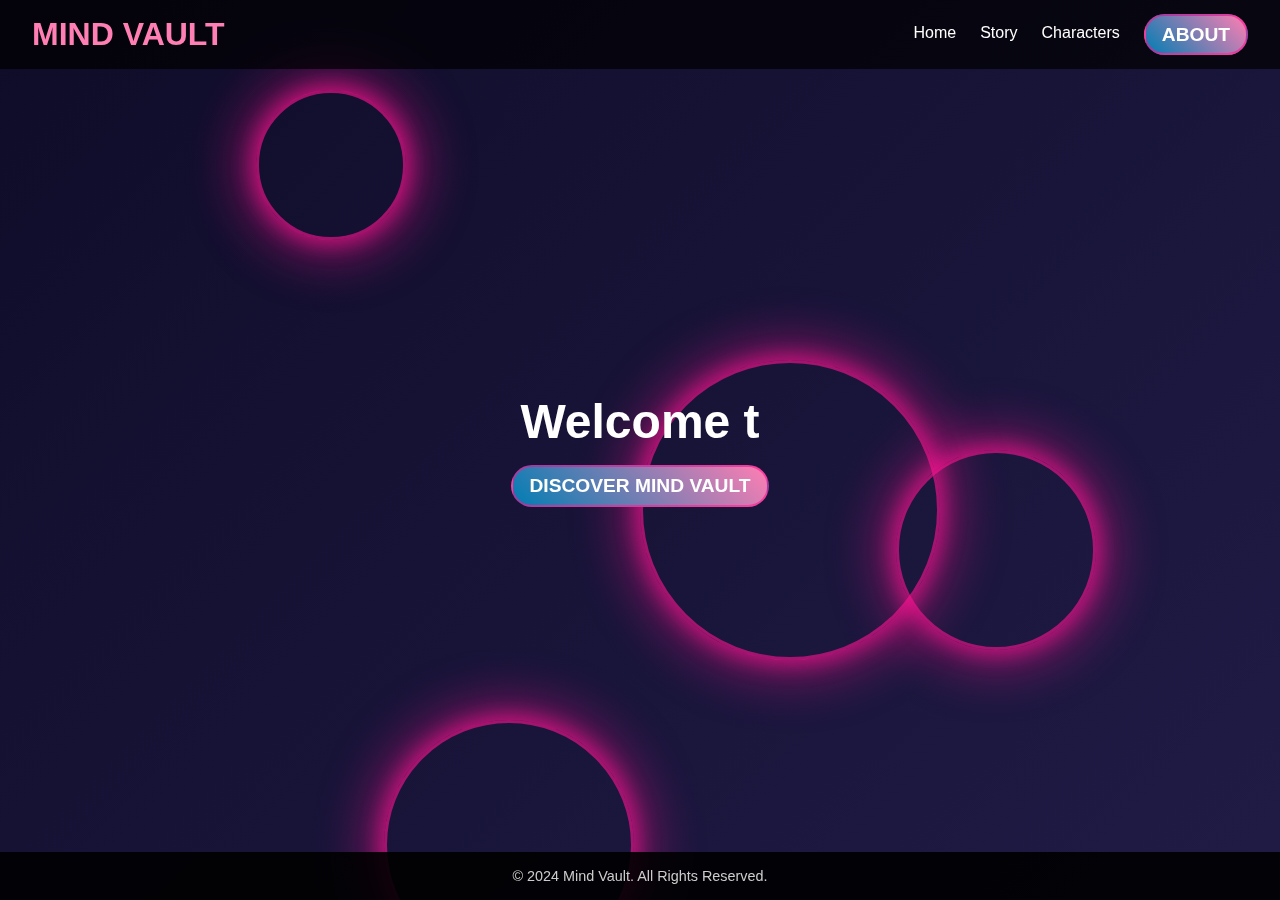
<file: index.html>
<!DOCTYPE html>
<html lang="en">
<head>
  <meta charset="UTF-8">
  <meta name="viewport" content="width=device-width, initial-scale=1.0">
  <title>Mind Vault</title>
  <link rel="stylesheet" href="style.css">
</head>
<body>
  <div class="background-neon">
    <div class="neon-circle neon-1"></div>
    <div class="neon-circle neon-2"></div>
    <div class="neon-circle neon-3"></div>
    <div class="neon-circle neon-4"></div>
  </div>
    <!-- Navigation Bar -->
    <header>
      <div class="logo">MIND VAULT</div>
      <nav>
        <ul>
          <li><a href="#home">Home</a></li>
          <li><a onclick="window.location.href='story/story.html'" href="#story" >Story</a></li>
          <li><a href="characters/characters.html">Characters</a></li>
          <li><a href="about.html" class="about-button">About</a></li>
        </ul>
      </nav>
    </header>

    <section id="home" class="hero">
      <div class="hero-content">
        <h1 id="typewriter">Welcome to the Future</h1>
        <button class="about-button" onclick="window.location.href='./story/story.html'">Discover Mind Vault</button>
      </div>
    </section>

    <!-- Footer -->
    <footer>
      <p>&copy; 2024 Mind Vault. All Rights Reserved.</p>
    </footer>
  </div>

  <script src="script.js"></script>
</body>
</html>
</file>
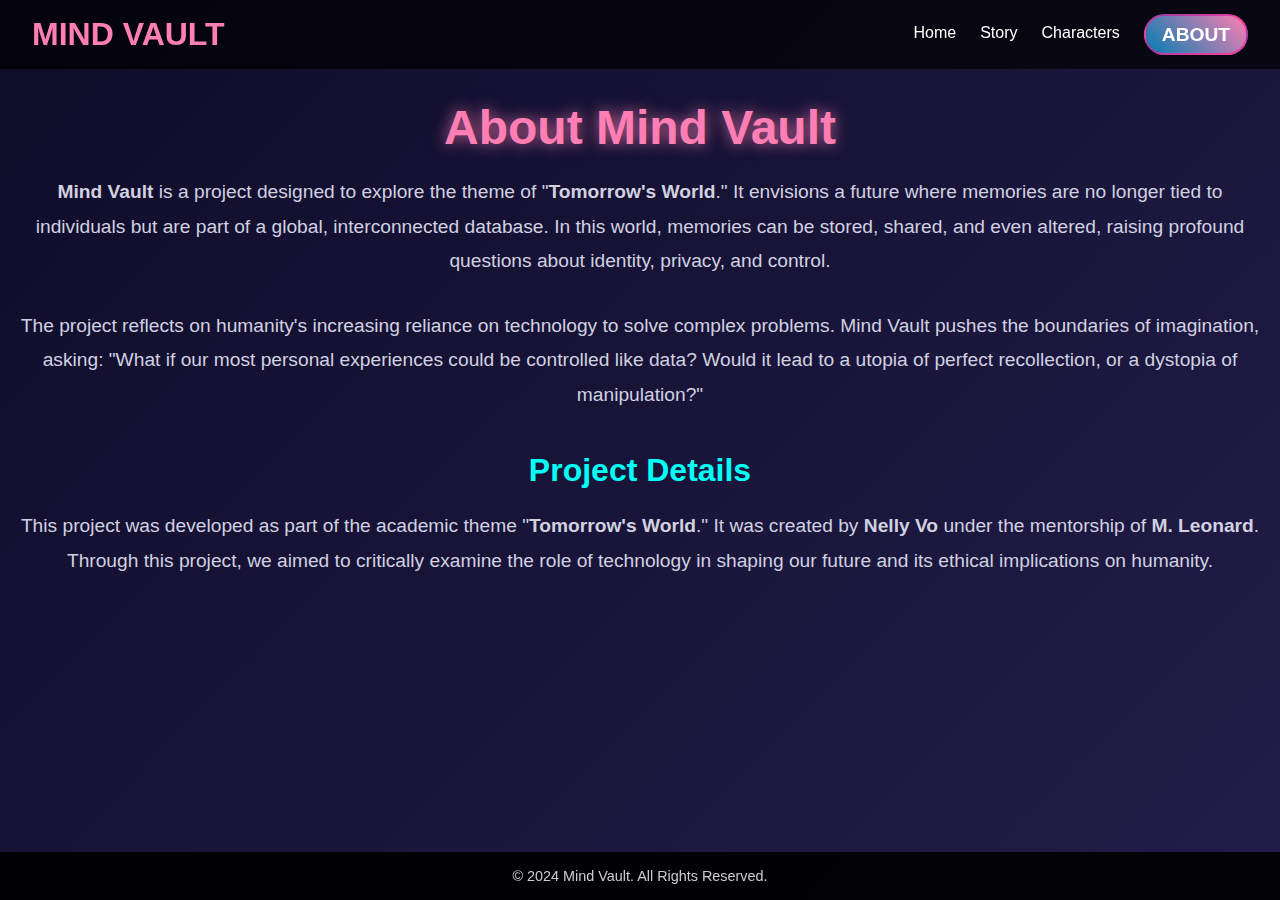
<file: about.html>
<!DOCTYPE html>
<html lang="en">
<head>
  <meta charset="UTF-8">
  <meta name="viewport" content="width=device-width, initial-scale=1.0">
  <title>About - Mind Vault</title>
  <link rel="stylesheet" href="../style.css">
  <style>
    .about-container {
      padding: 100px 20px; /* Pour espacer sous la barre de navigation */
      text-align: center;
    }

    .about-content h1 {
      font-size: 3rem;
      color: #ff7eb3; /* Rose futuriste */
      margin-bottom: 20px;
      text-shadow: 0 0 15px rgba(255, 126, 179, 0.8);
    }

    .about-content p {
      font-size: 1.2rem;
      line-height: 1.8;
      color: #d1d1e0; /* Couleur plus douce pour le texte */
      margin-bottom: 30px;
    }

    .about-content h2 {
      font-size: 2rem;
      color: #00fff6; /* Bleu futuriste */
      margin-top: 40px;
      margin-bottom: 20px;
    }

    footer {
      margin-top: 50px;
    }
  </style>
</head>
<body>
  <header>
    <div class="logo">MIND VAULT</div>
    <nav>
      <ul>
        <li><a href="../index.html">Home</a></li>
        <li><a href="../story/story.html">Story</a></li>
        <li><a href="../characters/characters.html">Characters</a></li>
        <li><a href="#" class="about-button">About</a></li>
      </ul>
    </nav>
  </header>

  <main class="about-container">
    <section class="about-content">
      <h1>About Mind Vault</h1>
      <p>
        <strong>Mind Vault</strong> is a project designed to explore the theme of "<strong>Tomorrow's World</strong>." It envisions a future where memories are no longer tied to individuals but are part of a global, interconnected database. In this world, memories can be stored, shared, and even altered, raising profound questions about identity, privacy, and control.
      </p>

      <p>
        The project reflects on humanity's increasing reliance on technology to solve complex problems. Mind Vault pushes the boundaries of imagination, asking: "What if our most personal experiences could be controlled like data? Would it lead to a utopia of perfect recollection, or a dystopia of manipulation?"
      </p>

      <h2>Project Details</h2>
      <p>
        This project was developed as part of the academic theme "<strong>Tomorrow's World</strong>." It was created by <strong>Nelly Vo</strong> under the mentorship of <strong>M. Leonard</strong>. Through this project, we aimed to critically examine the role of technology in shaping our future and its ethical implications on humanity.
      </p>
    </section>
  </main>

  <footer>
    <p>&copy; 2024 Mind Vault. All Rights Reserved.</p>
  </footer>
</body>
</html>
</file>
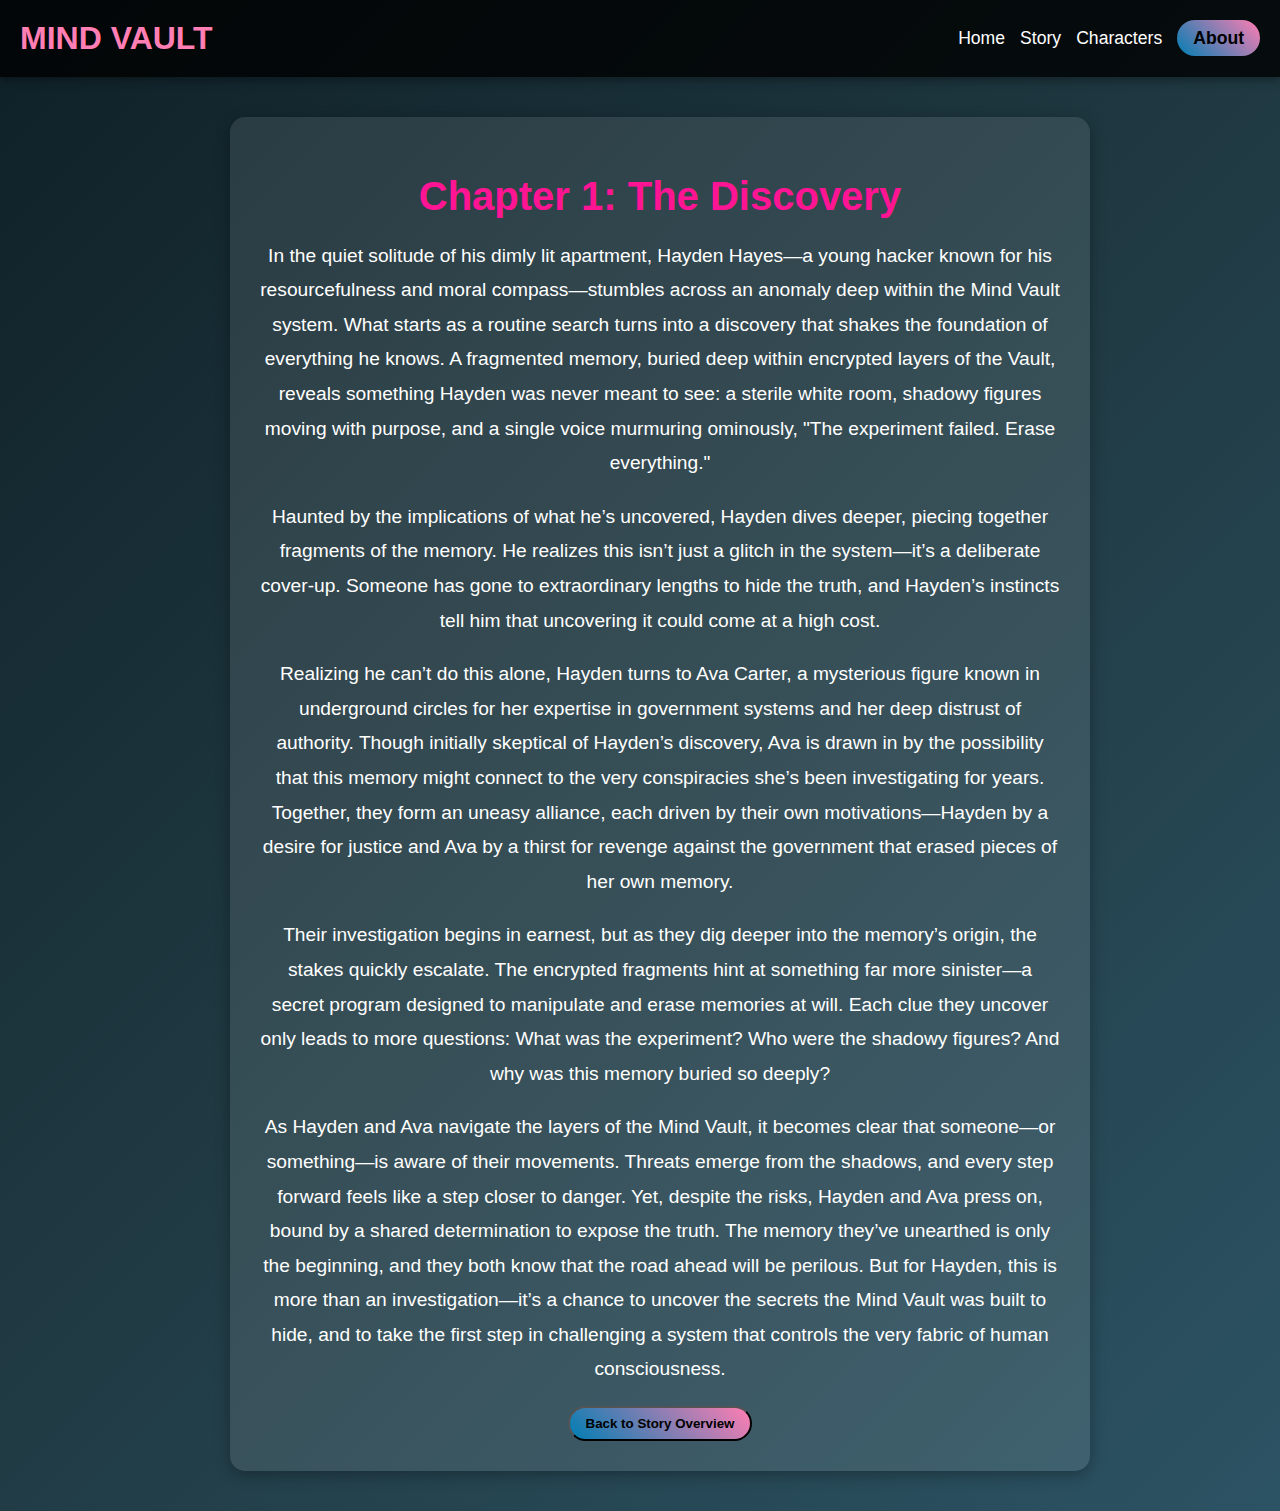
<file: chapters/chapter1.html>
<!DOCTYPE html>
<html lang="en">
<head>
    <meta charset="UTF-8">
    <meta name="viewport" content="width=device-width, initial-scale=1.0">
    <link rel="stylesheet" href="style_chapter.css">
    <title>Chapter 1: The Discovery</title>
</head>
<body>
    <header>
        <div class="logo">MIND VAULT</div>
        <nav>
            <ul>
                <li><a href="../index.html">Home</a></li>
                <li><a href="../story/story.html">Story</a></li>
                <li><a href="../characters/characters.html">Characters</a></li>
                <li><a href="../about.html" class="about-button">About</a></li>
            </ul>
        </nav>
    </header>
    <main>
        <section id="chapter-summary">
            <h1>Chapter 1: The Discovery</h1>
            <p>
                In the quiet solitude of his dimly lit apartment, Hayden Hayes—a young hacker known for his resourcefulness and moral compass—stumbles across an anomaly deep within the Mind Vault system. What starts as a routine search turns into a discovery that shakes the foundation of everything he knows. A fragmented memory, buried deep within encrypted layers of the Vault, reveals something Hayden was never meant to see: a sterile white room, shadowy figures moving with purpose, and a single voice murmuring ominously, "The experiment failed. Erase everything." 
            </p>
            <p>
                Haunted by the implications of what he’s uncovered, Hayden dives deeper, piecing together fragments of the memory. He realizes this isn’t just a glitch in the system—it’s a deliberate cover-up. Someone has gone to extraordinary lengths to hide the truth, and Hayden’s instincts tell him that uncovering it could come at a high cost.
            </p>
            <p>
                Realizing he can’t do this alone, Hayden turns to Ava Carter, a mysterious figure known in underground circles for her expertise in government systems and her deep distrust of authority. Though initially skeptical of Hayden’s discovery, Ava is drawn in by the possibility that this memory might connect to the very conspiracies she’s been investigating for years. Together, they form an uneasy alliance, each driven by their own motivations—Hayden by a desire for justice and Ava by a thirst for revenge against the government that erased pieces of her own memory.
            </p>
            <p>
                Their investigation begins in earnest, but as they dig deeper into the memory’s origin, the stakes quickly escalate. The encrypted fragments hint at something far more sinister—a secret program designed to manipulate and erase memories at will. Each clue they uncover only leads to more questions: What was the experiment? Who were the shadowy figures? And why was this memory buried so deeply?  
            </p>
            <p>
                As Hayden and Ava navigate the layers of the Mind Vault, it becomes clear that someone—or something—is aware of their movements. Threats emerge from the shadows, and every step forward feels like a step closer to danger. Yet, despite the risks, Hayden and Ava press on, bound by a shared determination to expose the truth. The memory they’ve unearthed is only the beginning, and they both know that the road ahead will be perilous. But for Hayden, this is more than an investigation—it’s a chance to uncover the secrets the Mind Vault was built to hide, and to take the first step in challenging a system that controls the very fabric of human consciousness.
            </p>
            <button class="about-button" onclick="window.location.href='../story/story.html'">Back to Story Overview</button>
        </section>
    </main>
</body>
</html>
</file>
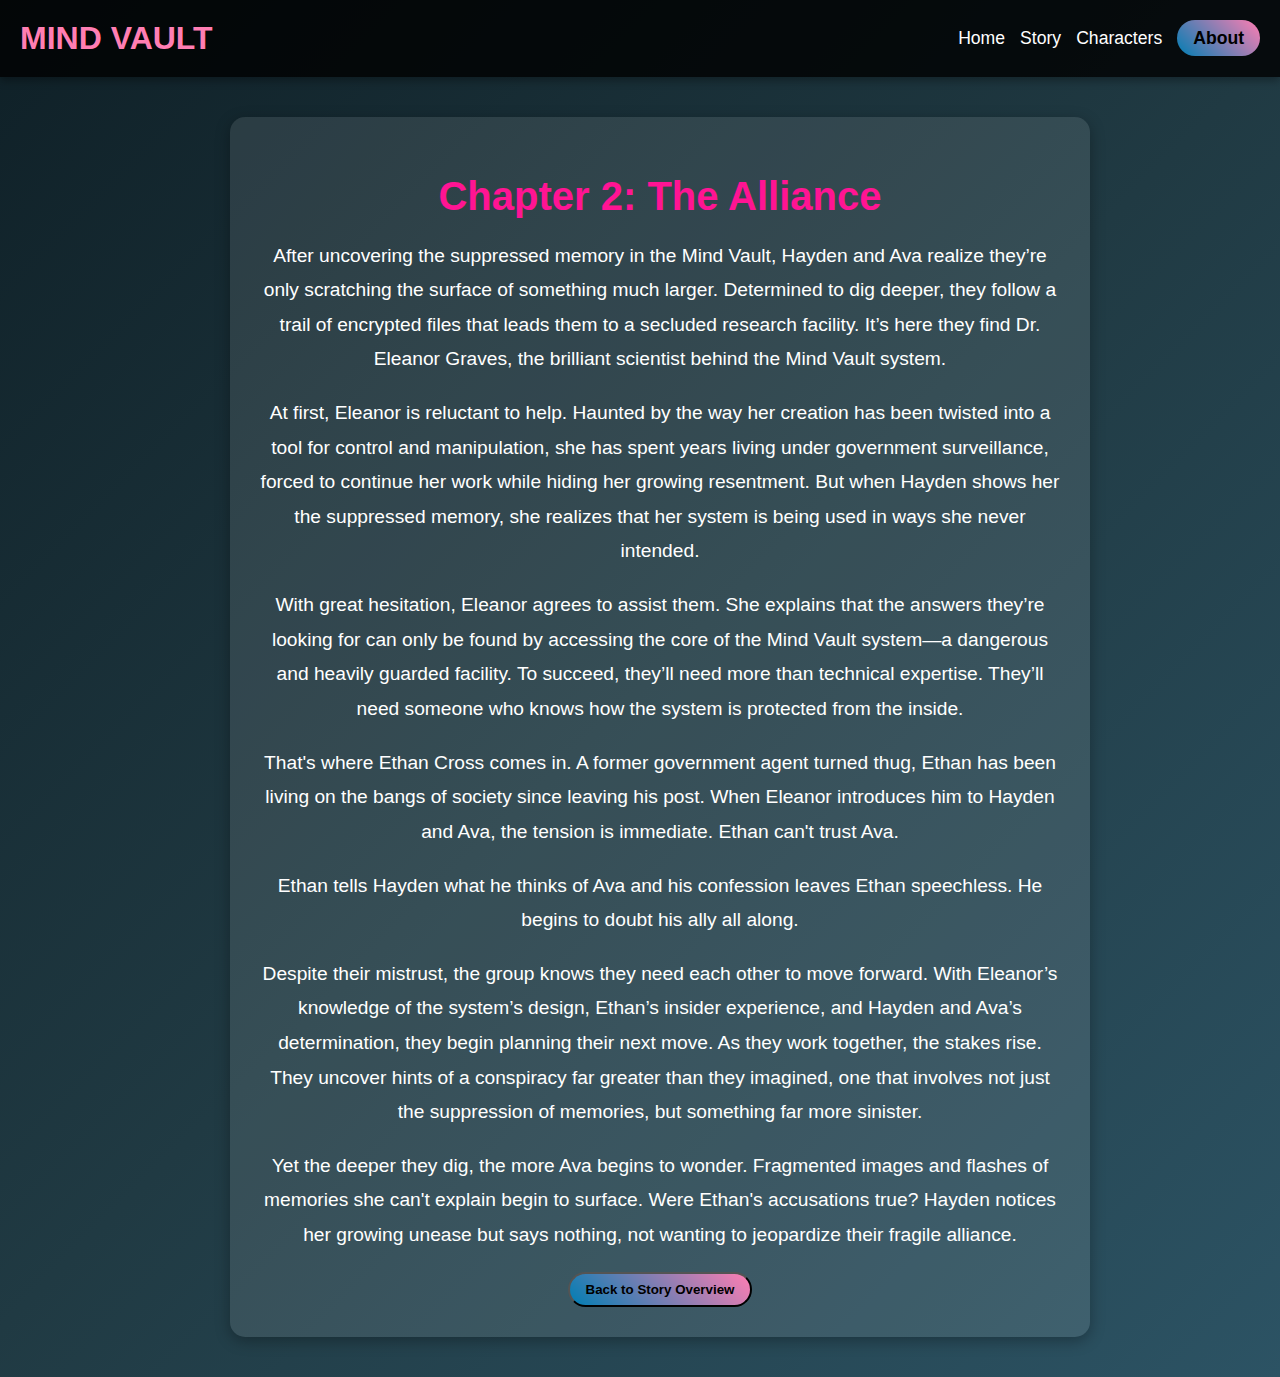
<file: chapters/chapter2.html>
<!DOCTYPE html>
<html lang="en">
<head>
    <meta charset="UTF-8">
    <meta name="viewport" content="width=device-width, initial-scale=1.0">
    <link rel="stylesheet" href="style_chapter.css">
    <title>Chapter 2: The Alliance</title>
</head>
<body>
    <header>
        <div class="logo">MIND VAULT</div>
        <nav>
            <ul>
                <li><a href="../index.html">Home</a></li>
                <li><a href="../story/story.html">Story</a></li>
                <li><a href="../characters/characters.html">Characters</a></li>
                <li><a href="../about.html" class="about-button">About</a></li>
            </ul>
        </nav>
    </header>
    <main>
        <section id="chapter-summary">
            <h1>Chapter 2: The Alliance</h1>
            <p>
                After uncovering the suppressed memory in the Mind Vault, Hayden and Ava realize they’re only scratching the surface of something much larger. Determined to dig deeper, they follow a trail of encrypted files that leads them to a secluded research facility. It’s here they find Dr. Eleanor Graves, the brilliant scientist behind the Mind Vault system.  
            </p>
            <p>
                At first, Eleanor is reluctant to help. Haunted by the way her creation has been twisted into a tool for control and manipulation, she has spent years living under government surveillance, forced to continue her work while hiding her growing resentment. But when Hayden shows her the suppressed memory, she realizes that her system is being used in ways she never intended.  
            </p>
            <p>
                With great hesitation, Eleanor agrees to assist them. She explains that the answers they’re looking for can only be found by accessing the core of the Mind Vault system—a dangerous and heavily guarded facility. To succeed, they’ll need more than technical expertise. They’ll need someone who knows how the system is protected from the inside.  
            </p>
            <p>
                That's where Ethan Cross comes in. A former government agent turned thug, Ethan has been living on the bangs of society since leaving his post. When Eleanor introduces him to Hayden and Ava, the tension is immediate. Ethan can't trust Ava.
            </p>
            <p>
                Ethan tells Hayden what he thinks of Ava and his confession leaves Ethan speechless. He begins to doubt his ally all along. 
            </p>
            <p>
                Despite their mistrust, the group knows they need each other to move forward. With Eleanor’s knowledge of the system’s design, Ethan’s insider experience, and Hayden and Ava’s determination, they begin planning their next move. As they work together, the stakes rise. They uncover hints of a conspiracy far greater than they imagined, one that involves not just the suppression of memories, but something far more sinister.  
            </p>
            <p>
                Yet the deeper they dig, the more Ava begins to wonder. Fragmented images and flashes of memories she can't explain begin to surface. Were Ethan's accusations true? Hayden notices her growing unease but says nothing, not wanting to jeopardize their fragile alliance.
             </p>
            <button class="about-button" onclick="window.location.href='../story/story.html'">Back to Story Overview</button>
        </section>
    </main>
</body>
</html>
</file>
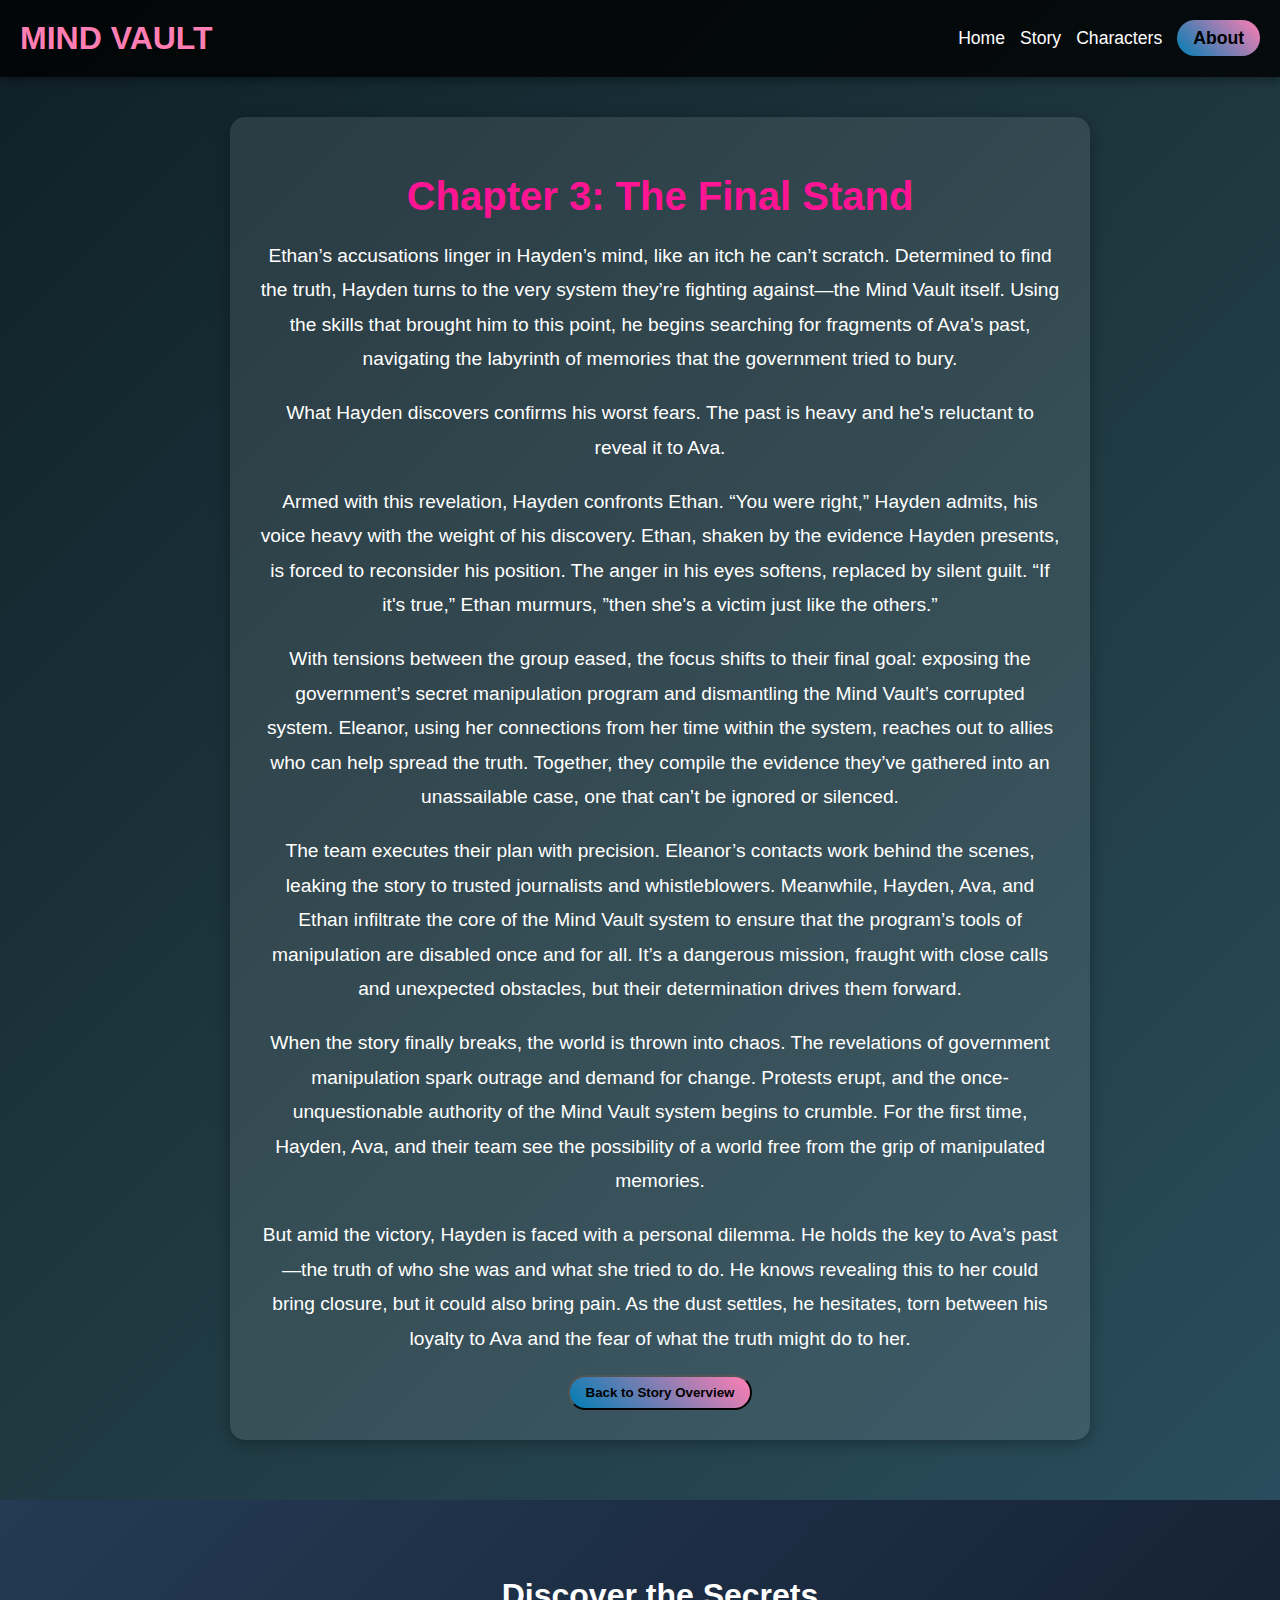
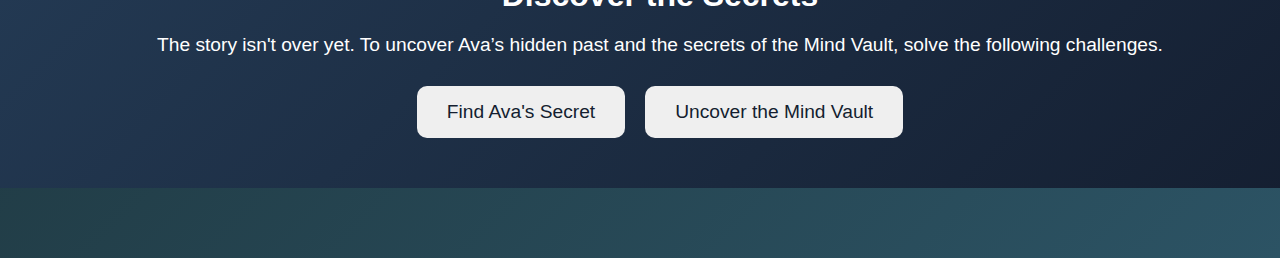
<file: chapters/chapter3.html>
<!DOCTYPE html>
<html lang="en">
<head>
    <meta charset="UTF-8">
    <meta name="viewport" content="width=device-width, initial-scale=1.0">
    <link rel="stylesheet" href="style_chapter.css">
    <title>Chapter 3: The Final Stand</title>
</head>
<body>
    <header>
        <div class="logo">MIND VAULT</div>
        <nav>
            <ul>
                <li><a href="../index.html">Home</a></li>
                <li><a href="../story/story.html">Story</a></li>
                <li><a href="../characters/characters.html">Characters</a></li>
                <li><a href="../about.html" class="about-button">About</a></li>
            </ul>
        </nav>
    </header>
    <main>
        <section id="chapter-summary">
            <h1>Chapter 3: The Final Stand</h1>
            <p>
                Ethan’s accusations linger in Hayden’s mind, like an itch he can’t scratch. 
                Determined to find the truth, Hayden turns to the very system they’re fighting against—the Mind Vault itself. Using the skills that brought him to this point, he begins searching for fragments of Ava’s past, navigating the labyrinth of memories that the government tried to bury.
            </p>
            <p>
                What Hayden discovers confirms his worst fears. The past is heavy and he's reluctant to reveal it to Ava.            </p>
            <p>
                Armed with this revelation, Hayden confronts Ethan. “You were right,” Hayden admits, his voice heavy with the weight of his discovery. Ethan, shaken by the evidence Hayden presents, is forced to reconsider his position. The anger in his eyes softens, replaced by silent guilt. “If it's true,” Ethan murmurs, ”then she's a victim just like the others.”
            <p>
                With tensions between the group eased, the focus shifts to their final goal: exposing the government’s secret manipulation program and dismantling the Mind Vault’s corrupted system. Eleanor, using her connections from her time within the system, reaches out to allies who can help spread the truth. Together, they compile the evidence they’ve gathered into an unassailable case, one that can’t be ignored or silenced.
            </p>
            <p>
                The team executes their plan with precision. Eleanor’s contacts work behind the scenes, leaking the story to trusted journalists and whistleblowers. Meanwhile, Hayden, Ava, and Ethan infiltrate the core of the Mind Vault system to ensure that the program’s tools of manipulation are disabled once and for all. It’s a dangerous mission, fraught with close calls and unexpected obstacles, but their determination drives them forward.
            </p>
            <p>
                When the story finally breaks, the world is thrown into chaos. The revelations of government manipulation spark outrage and demand for change. Protests erupt, and the once-unquestionable authority of the Mind Vault system begins to crumble. For the first time, Hayden, Ava, and their team see the possibility of a world free from the grip of manipulated memories.
            </p>
            <p>
                But amid the victory, Hayden is faced with a personal dilemma. He holds the key to Ava’s past—the truth of who she was and what she tried to do. He knows revealing this to her could bring closure, but it could also bring pain. As the dust settles, he hesitates, torn between his loyalty to Ava and the fear of what the truth might do to her.  
            </p>
            <button class="about-button" onclick="window.location.href='../story/story.html'">Back to Story Overview</button>
        </section>

        <section id="enigmas">
            <h2>Discover the Secrets</h2>
            <p>
                The story isn't over yet. To uncover Ava’s hidden past and the secrets of the Mind Vault, solve the following challenges.
            </p>
            <div class="enigmas-buttons">
                <button onclick="window.location.href='../enigmas/Ava_secret.html'">Find Ava's Secret</button>
                <button onclick="window.location.href='../enigmas/Vault_secret.html'">Uncover the Mind Vault</button>
            </div>
        </section>

    </main>
</body>
</html>
</file>
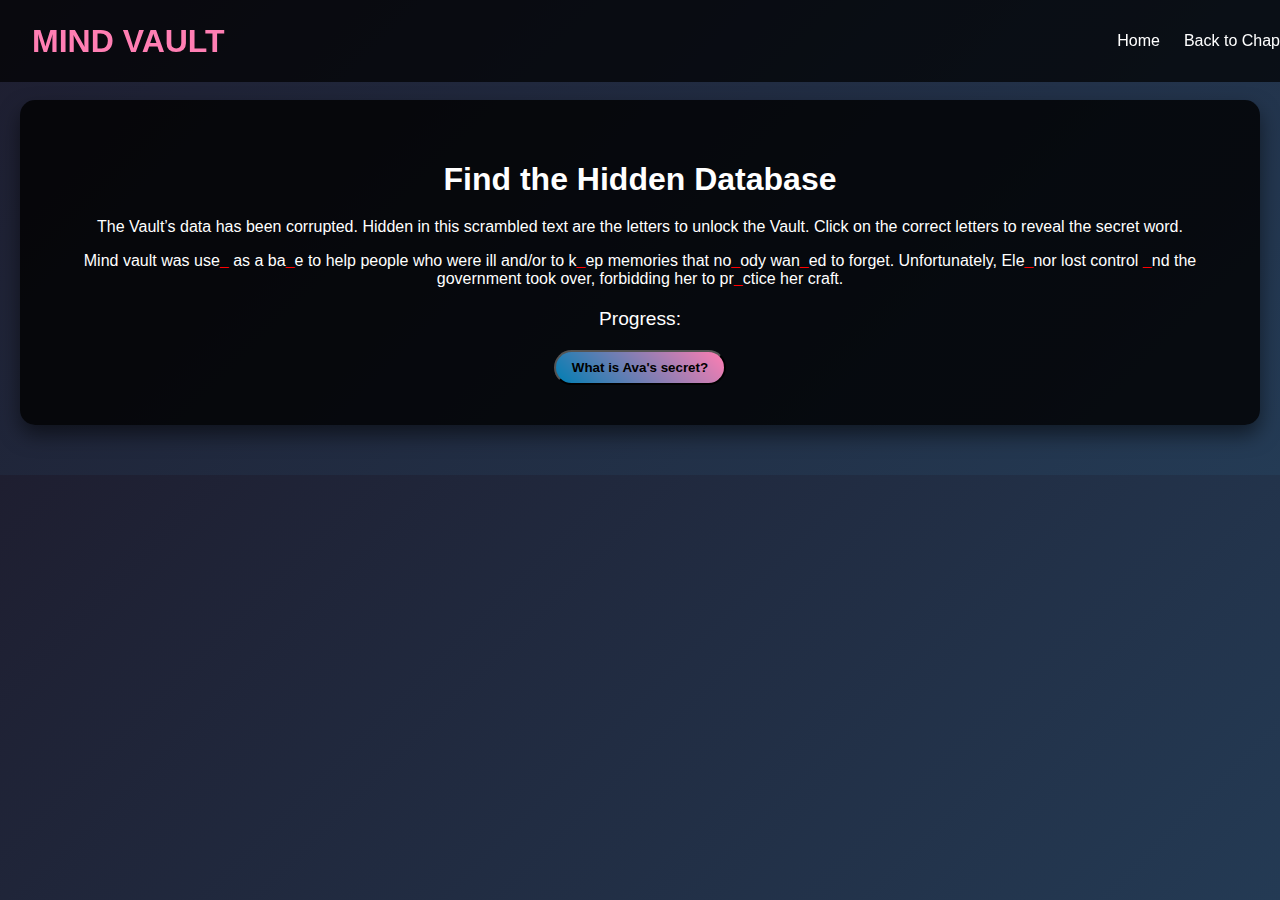
<file: enigmas/Vault_secret.html>
<!DOCTYPE html>
<html lang="en">
<head>
    <meta charset="UTF-8">
    <meta name="viewport" content="width=device-width, initial-scale=1.0">
    <link rel="stylesheet" href="style_vault.css">
    <title>Find the Database</title>
</head>
<body>
    <header>
        <div class="logo">MIND VAULT</div>
        <nav>
            <ul>
                <li><a href="../index.html">Home</a></li>
                <li><a href="../chapters/chapter3.html">Back to Chapter 3</a></li>
            </ul>
        </nav>
    </header>
    <main>
        <section id="enigma">
            <h1>Find the Hidden Database</h1>
            <p>
                The Vault’s data has been corrupted. Hidden in this scrambled text are the letters to unlock the Vault.
                Click on the correct letters to reveal the secret word.
            </p>
            
            <!-- Interactive text -->
            <div id="hiddenText">
                <p>
                    Mind vault was use<span class="hidden-letter" data-letter="d">_</span> as a ba<span class="hidden-letter" data-letter="s">_</span>e to help people who were ill and/or to k<span class="hidden-letter" data-letter="e">_</span>ep memories that no<span class="hidden-letter" data-letter="b">_</span>ody wan<span class="hidden-letter" data-letter="t">_</span>ed to forget.
                     Unfortunately, Ele<span class="hidden-letter" data-letter="a">_</span>nor lost control <span class="hidden-letter" data-letter="a">_</span>nd the government took over, forbidding her to pr<span class="hidden-letter" data-letter="a">_</span>ctice her craft. 
                </p>
            </div>

            <!-- Progress bar -->
            <div id="progressBar">
                <p>Progress: <span id="collectedLetters"></span></p>
            </div>

            <!-- Success message -->
            <div id="successMessage" class="hidden">
                <p>Congratulations! You've unlocked the Vault.</p>
                <div id="revealedMemories">
                    <div class="memory">
                        <img src="../images/virus.jpg" alt="Memory 1">
                        <p>"The government deliberately released a virus to reduce the population and strengthen its control over resources."</p>
                    </div>
                    <div class="memory">
                        <img src="../images/soldier.jpg" alt="Memory 2">
                        <p>"llegal experiments on soldiers to create government-controlled super-soldiers."</p>
                    </div>
                    <div class="memory">
                        <img src="../images/thought.jpg" alt="Memory 3">
                        <p>"A covert technology deployed in certain areas to monitor and control citizens’ thoughts."</p>
                    </div>
                </div>
            </div>
            
            <div id="avaSecretRedirect">
                <button class="about-button" onclick="window.location.href='Ava_secret.html'" class="btn">What is Ava's secret?</button>
            </div>
        </section>
    </main>
    <script src="script_vault.js"></script>
</body>
</html>
</file>
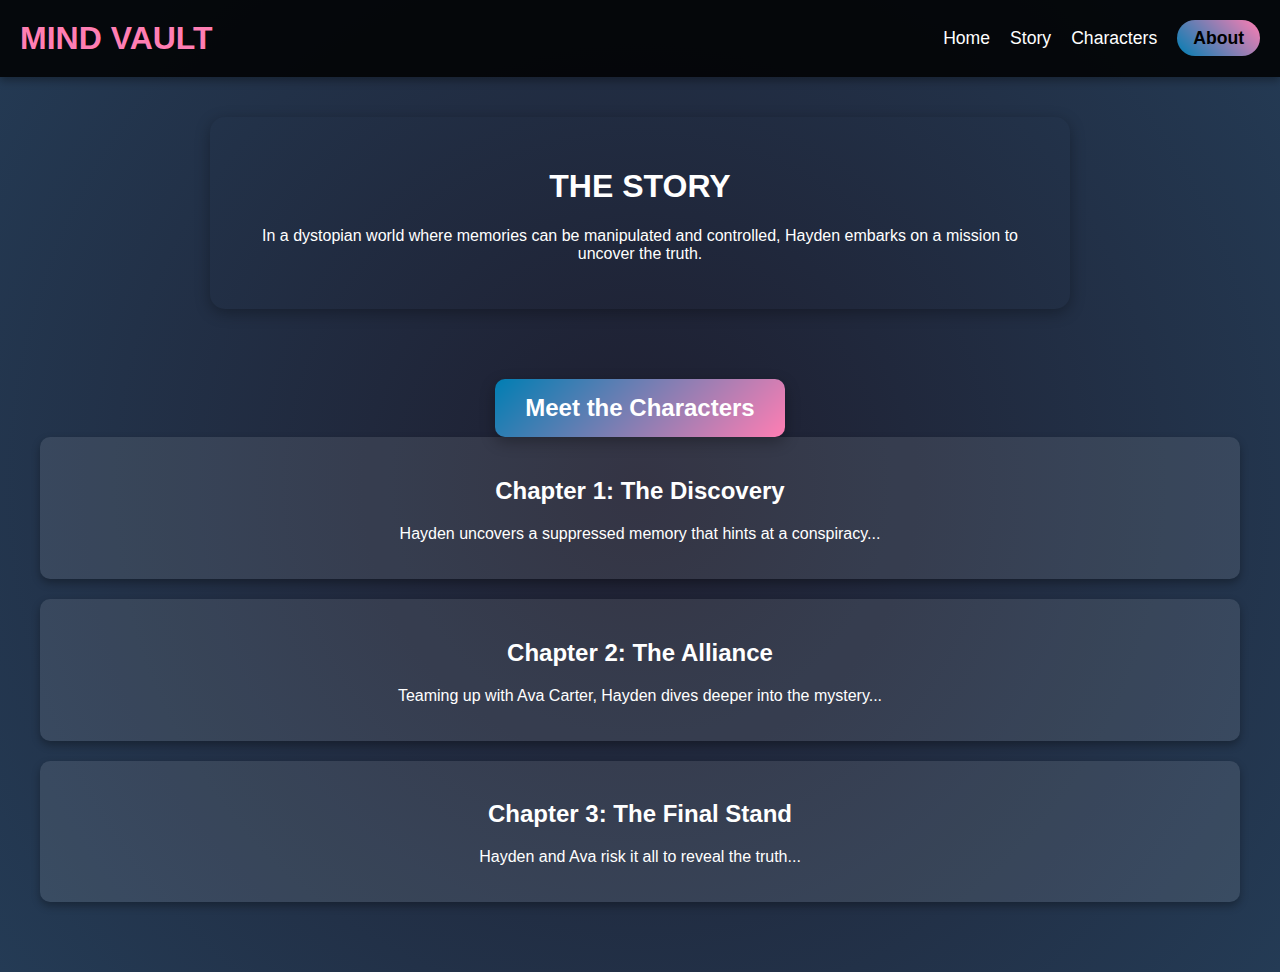
<file: story/story.html>
<!DOCTYPE html>
<html lang="en">
<head>
    <meta charset="UTF-8">
    <meta name="viewport" content="width=device-width, initial-scale=1.0">
    <link rel="stylesheet" href="style_story.css">
    <title>Mind Vault: Hayden's Journey</title>
</head>
<body>
    <!-- Navigation Bar -->
    <header>
        <div class="logo">MIND VAULT</div>
        <nav>
            <ul>
                <li><a href="../index.html">Home</a></li>
                <li><a href="story.html">Story</a></li>
                <li><a href="../characters/characters.html">Characters</a></li>
                <li><a href="../about.html" class="about-button">About</a></li>
              </ul>
        </nav>
    </header>

    <!-- Main Content -->
    <main>
        <section id="story-intro">
            <h1>THE STORY</h1>
            <p>In a dystopian world where memories can be manipulated and controlled, Hayden embarks on a mission to uncover the truth.</p>
        </section>

        <section id="characters-link">
          <div class="button-container">
              <button onclick="window.location.href='../characters/characters.html'">
                  Meet the Characters
              </button>
          </div>

        <!-- Chapters Section -->
        <section id="chapters">
            <div class="chapter" onclick="window.location.href='../chapters/chapter1.html'">
                <h2>Chapter 1: The Discovery</h2>
                <p>Hayden uncovers a suppressed memory that hints at a conspiracy...</p>
            </div>
            <div class="chapter hidden" id="chapter-1-details">
                <h3>The Discovery</h3>
                <p>
                    While exploring the global memory vault, Hayden stumbles upon a memory fragment that wasn't meant to exist. 
                    The memory reveals a hidden crime involving high-ranking officials, setting Hayden on a dangerous path of resistance.
                </p>
                <button onclick="hideDetails('chapter-1-details')">Close</button>
            </div>

            <div class="chapter" onclick="window.location.href='../chapters/chapter2.html'">
              <h2>Chapter 2: The Alliance</h2>
                <p>Teaming up with Ava Carter, Hayden dives deeper into the mystery...</p>
            </div>
            <div class="chapter hidden" id="chapter-2-details">
                <h3>The Alliance</h3>
                <p>
                    Ava Carter, a skilled hacker, joins Hayden in uncovering the government's manipulation of memories. Together, 
                    they face obstacles as the regime tries to silence them.
                </p>
                <button onclick="hideDetails('chapter-2-details')">Close</button>
            </div>

            <div class="chapter" onclick="window.location.href='../chapters/chapter3.html'">
              <h2>Chapter 3: The Final Stand</h2>
                <p>Hayden and Ava risk it all to reveal the truth...</p>
            </div>
            <div class="chapter hidden" id="chapter-3-details">
                <h3>The Final Stand</h3>
                <p>
                    Risking their lives, Hayden and Ava infiltrate the central memory hub, exposing the regime's manipulation. Their actions 
                    ignite a revolution that changes the course of humanity.
                </p>
                <button onclick="hideDetails('chapter-3-details')">Close</button>
            </div>
        </section>
      </section>

    </main>
    <script src="script_story.js"></script>
</body>
</html>
</file>
<file: chapters/style_chapter.css>
/* Body Styling */
body {
    background: linear-gradient(135deg, #0f2027, #203a43, #2c5364);
    color: white;
    margin: 0;
    padding: 0;
    font-family: 'Roboto', sans-serif;
    overflow-x: hidden;
}

/* Header Styling */
header {
    padding: 20px;
    display: flex;
    justify-content: space-between;
    align-items: center;
    background: rgba(0, 0, 0, 0.8);
    box-shadow: 0px 4px 8px rgba(0, 0, 0, 0.3);
}

.logo {
    font-size: 2em;
    color: #ff7eb3;
    font-weight: bold;
}

nav ul {
    list-style: none;
    display: flex;
    gap: 15px;
    margin: 0;
}

nav ul li {
    font-size: 1.1em;
}

nav ul li a {
    color: white;
    text-decoration: none;
    transition: color 0.3s ease;
}

nav ul li a:hover {
    color: #00ffff;
}

/* Main Content Styling */
main {
    display: flex;
    flex-direction: column; /* Force un alignement vertical */
    justify-content: flex-start; /* Aligne en haut */
    align-items: center;
    width: 100%;
    padding: 20px;
    text-align: center;
}

/* Chapter Summary Container */
#chapter-summary {
    background: rgba(255, 255, 255, 0.1);
    padding: 30px;
    border-radius: 15px;
    box-shadow: 0 4px 15px rgba(0, 0, 0, 0.3);
    max-width: 800px;
    margin: 20px auto; /* Centrer avec espacement */
}

#chapter-summary h1 {
    font-size: 2.5em;
    color: #ff1493;
    margin-bottom: 20px;
}

#chapter-summary p {
    font-size: 1.2em;
    line-height: 1.8;
}


.about-button {
    background: linear-gradient(45deg,#007eb3, #ff7eb3);
    padding: 0.5rem 1rem;
    border-radius: 20px;
    color: #000;
    font-weight: bold;
    transition: background 0.5s ease, transform 0.3s ease;
}

.about-button:hover {
    background: linear-gradient(45deg, #ff7eb3, #00ffb3);
    color: #fff;
    transform: scale(1.1);
}

/* Enigmas Section Styling */
#enigmas {
    text-align: center;
    padding: 50px;
    background: linear-gradient(135deg, #243b55, #141e30);
    color: white;
    border-radius: 10px;
    margin-top: 40px;
    width: 100%;
}

#enigmas h2 {
    font-size: 2em;
    color: #007eb3, #ff7eb3;
    margin-bottom: 20px;
}

#enigmas p {
    font-size: 1.2em;
    margin-bottom: 30px;
    color: #007eb3, #ff7eb3;
}

.enigmas-buttons {
    display: flex;
    justify-content: center;
    gap: 20px;
}

.enigmas-buttons button {
    background: #007eb3, #ff7eb3;
    border: none;
    padding: 15px 30px;
    font-size: 1.2em;
    color: #141e30;
    border-radius: 10px;
    cursor: pointer;
    transition: all 0.3s ease;
}

.enigmas-buttons button:hover {
    background: #007eb3, #ff7eb3;
    color: #ffffff;
    transform: scale(1.05);
}

/* Animation Fade-In */
@keyframes fadeIn {
    from {
        opacity: 0;
        transform: translateY(20px);
    }
    to {
        opacity: 1;
        transform: translateY(0);
    }
}

/* Apply animation to the enigmas section */
#enigmas {
    animation: fadeIn 1s ease-in-out;
}

/* General Section Spacing */
section {
    display: block;
    margin-bottom: 50px; /* Espacement entre les sections */
}
</file>
<file: enigmas/style_vault.css>
header {
    display: flex;
    justify-content: space-between;
    align-items: center;
    padding: 1rem 2rem;
    position: fixed;
    top: 0;
    width: 100%;
    background: rgba(0, 0, 0, 0.7);
    z-index: 1000;
  }
  
  header .logo {
    font-size: 2em;
    color: #ff7eb3;
    font-weight: bold;
}
  
  header nav ul {
    display: flex;
    list-style: none;
    gap: 1.5rem;
  }
  
  header nav ul li a {
    text-decoration: none;
    color: #fff;
    transition: color 0.3s;
  }
  
  header nav ul li a:hover {
    color: #ff1493; 
  }
  
  body {
      margin: 0;
      padding: 0;
      font-family: 'Roboto', sans-serif;
      background: linear-gradient(135deg, #1e1e30, #243b55);
      color: #ffffff;
      text-align: center;
  }
  

  
  
  header nav ul li a:hover {
      color: #ff7eb3, #00ffb3;
  }
  
  main {
      padding: 50px 20px;
  }
  
  #enigma {
      background: rgba(0, 0, 0, 0.8);
      padding: 40px;
      border-radius: 15px;
      display: inline-block;
      margin-top: 50px;
      box-shadow: 0 10px 20px rgba(0, 0, 0, 0.5);
  }
  
  #enigma h1 {
      font-size: 2em;
      color: #ff7eb3, #00ffb3;
      margin-bottom: 20px;
  }
  
  .hidden-letter {
      cursor: pointer;
      color: #ff0000;
      font-weight: bold;
      text-decoration: underline;
      transition: transform 0.2s, color 0.3s;
  }
  
  .hidden-letter:hover {
      transform: scale(1.2);
      color: #00ff00;
  }
  
  #progressBar {
      margin-top: 20px;
      font-size: 1.2em;
      color: #ff7eb3, #00ffb3;
  }
  
  .hidden {
      display: none;
  }
  
  #successMessage {
      margin-top: 20px;
      padding: 20px;
      background: rgba(0, 255, 127, 0.1);
      border: 2px solid #00ff7f;
      border-radius: 10px;
      box-shadow: 0 5px 15px rgba(0, 255, 127, 0.3);
      color: #00ff7f;
      text-align: center;
  }
  
  .memory {
      display: flex;
      align-items: center;
      margin-top: 20px;
      gap: 20px;
  }
  
  .memory img {
      width: 150px;
      height: 100px;
      border-radius: 10px;
      box-shadow: 0 5px 15px rgba(0, 255, 127, 0.3);
  }
  
  .memory p {
      font-size: 1.2em;
      color: #ff7eb3, #00ffb3;
      line-height: 1.6;
      text-align: left;
  }
  
  .hidden-letter {
      cursor: pointer;
      color: #ff0000;
      font-weight: bold;
      text-decoration: underline;
      transition: transform 0.2s, color 0.3s;
  }
  
  .hidden-letter:hover {
      transform: scale(1.2);
      color: #00ff00;
  }
  
  .revealed {
      color: #ff7eb3, #00ffb3;
      text-decoration: none;
      pointer-events: none;
  }
  
  .btn {
      margin-top: 20px;
      padding: 10px 20px;
      font-size: 1.2em;
      background: #ff7eb3, #00ffb3;
      color: #000000;
      border: none;
      border-radius: 5px;
      cursor: pointer;
      transition: background 0.3s ease, transform 0.2s;
  }
  
  .btn:hover {
      background: #ff7eb3;
      color: #ffffff;
      transform: scale(1.1);
  }

  .about-button {
    background: linear-gradient(45deg,#007eb3, #ff7eb3);
    padding: 0.5rem 1rem;
    border-radius: 20px;
    color: #000;
    font-weight: bold;
    transition: background 0.5s ease, transform 0.3s ease;
  }
  
  .about-button:hover {
    background: linear-gradient(45deg, #ff7eb3, #00ffb3);
    color: #fff;
    transform: scale(1.1);
  }
</file>
<file: story/style_story.css>
/* Global Styles */
body {
    font-family: 'Roboto', sans-serif;
    margin: 0;
    padding: 0;
    background: radial-gradient(circle, #1e1e2f, #243b55);
    color: #ffffff;
    overflow-x: hidden;
}

header {
    background: rgba(0, 0, 0, 0.85);
    padding: 20px;
    display: flex;
    justify-content: space-between;
    align-items: center;
    box-shadow: 0 4px 8px rgba(0, 0, 0, 0.3);
}

.logo {
    font-size: 2em;
    color: #ff7eb3;
    font-weight: bold;
}

nav ul {
    list-style: none;
    display: flex;
    gap: 20px;
    margin: 0;
}

nav ul li a {
    color: #ffffff;
    text-decoration: none;
    font-size: 1.1em;
    transition: color 0.3s;
}

nav ul li a:hover {
    color: #ff7eb3;
}

/* Main Content */
main {
    padding: 20px;
    max-width: 1200px;
    margin: 0 auto;
    text-align: center;
}

/* Chapters */
.chapter {
    background: rgba(255, 255, 255, 0.1);
    padding: 20px;
    border-radius: 10px;
    margin-bottom: 20px;
    cursor: pointer;
    transition: transform 0.3s ease, background 0.3s ease;
    box-shadow: 0 4px 8px rgba(0, 0, 0, 0.3);
}

.chapter:hover {
    transform: scale(1.05);
    background: rgba(0, 0, 0, 0.7);
}

/* Hidden Sections */
.hidden {
    display: none;
}

/* Characters Section */
#characters {
    margin-top: 50px;
}

.character-card {
    background: rgba(255, 255, 255, 0.1);
    width: 280px;
    padding: 20px;
    border-radius: 10px;
    margin: 20px auto;
    text-align: center;
    cursor: pointer;
    transition: transform 0.3s ease, background 0.3s ease;
    box-shadow: 0 4px 8px rgba(0, 0, 0, 0.3);
}

.character-card:hover {
    transform: scale(1.1);
    background: rgba(0, 0, 0, 0.8);
}

/* Modal */
#character-modal {
    position: fixed;
    top: 0;
    left: 0;
    width: 100%;
    height: 100%;
    background: rgba(0, 0, 0, 0.9);
    display: flex;
    align-items: center;
    justify-content: center;
    z-index: 1000;
    opacity: 0;
    visibility: hidden;
    transition: opacity 0.3s ease, visibility 0.3s ease;
}

#character-modal.show {
    opacity: 1;
    visibility: visible;
}

.modal-content {
    background: #ffffff;
    color: #000000;
    padding: 30px;
    border-radius: 10px;
    width: 400px;
    text-align: center;
    box-shadow: 0 8px 16px rgba(0, 0, 0, 0.3);
}

.modal-content h2 {
    margin-top: 0;
}

button {
    background: #ff7eb3;
    color: #000000;
    border: none;
    padding: 10px 20px;
    margin-top: 20px;
    border-radius: 5px;
    cursor: pointer;
    transition: background 0.3s ease;
}

button:hover {
    background: #ff00ff;
    color: #ffffff;
}

.about-button {
    background: linear-gradient(45deg,#007eb3, #ff7eb3);
    padding: 0.5rem 1rem;
    border-radius: 20px;
    color: #000;
    font-weight: bold;
    transition: background 0.5s ease, transform 0.3s ease;
}

.about-button:hover {
    background: linear-gradient(45deg, #ff7eb3, #00ffb3);
    color: #fff;
    transform: scale(1.1);
}

/* Button Container */
#characters-link {
    text-align: center;
    margin: 50px 0;
}

#characters-link .button-container {
    display: inline-block;
}

#characters-link button {
    background: linear-gradient(135deg, #007eb3, #ff7eb3);
    color: white;
    font-size: 1.5em;
    font-weight: bold;
    padding: 15px 30px;
    border: none;
    border-radius: 10px;
    cursor: pointer;
    transition: all 0.3s ease;
    box-shadow: 0 5px 15px rgba(0, 0, 0, 0.3);
}

#characters-link button:hover {
    background: linear-gradient(135deg, #ff00ff, #ff7eb3);
    transform: scale(1.1);
    box-shadow: 0 10px 30px rgba(0, 0, 0, 0.5);
}

#story-intro {
    padding: 30px;
    border-radius: 15px;
    box-shadow: 0 4px 15px rgba(0, 0, 0, 0.3);
    max-width: 800px;
    margin: 20px auto;
}
</file>
<file: style.css>
/* ================= General Reset ================= */
* {
  margin: 0;
  padding: 0;
  box-sizing: border-box;
}

body {
  font-family: 'Poppins', sans-serif;
  background: linear-gradient(135deg, #0f0c29, #302b63, #24243e);
  background-size: 400% 400%;
  animation: gradientAnimation 10s ease infinite;
  color: #fff;
  overflow-x: hidden;
}

@keyframes gradientAnimation {
  0% { background-position: 0% 50%; }
  50% { background-position: 100% 50%; }
  100% { background-position: 0% 50%; }
}

/* ================= Navigation ================= */
header {
  display: flex;
  justify-content: space-between;
  align-items: center;
  padding: 1rem 2rem;
  position: fixed;
  top: 0;
  width: 100%;
  background: rgba(0, 0, 0, 0.7);
  z-index: 1000;
}

header .logo {
  font-size: 2em;
  color: #ff7eb3;
  font-weight: bold;
}

header nav ul {
  display: flex;
  list-style: none;
  gap: 1.5rem;
}

header nav ul li a {
  text-decoration: none;
  color: #fff;
  transition: color 0.3s;
}

header nav ul li a:hover {
  color: #007eb3, #ff7eb3;
}

.about-button {
  background: linear-gradient(45deg,#007eb3, #ff7eb3);
  padding: 0.5rem 1rem;
  border-radius: 20px;
  color: #000;
  font-weight: bold;
  transition: background 0.5s ease, transform 0.3s ease;
}

.about-button:hover {
  background: linear-gradient(45deg, #ff7eb3, #00ffb3);
  color: #fff;
  transform: scale(1.1);
}

/* ================= Hero Section ================= */
.hero {
  height: 100vh;
  display: flex;
  flex-direction: column;
  justify-content: center;
  align-items: center;
  text-align: center;
}

.hero-content h1 {
  font-size: 3rem;
  text-shadow: 0 0 15px #007eb3, #ff7eb3;
  color: #fff;
}

/* Bouton principal - rose futuriste */
.discover-button, .about-button {
  margin-top: 1rem;
  background: (#007eb3, #ff7eb3);
  padding: 0.5rem 1.0rem;
  border: 2px solid rgba(255, 20, 147, 0.6); /* Contour rose plus doux */
  border-radius: 25px;
  color: #fff;
  font-size: 1.2rem;
  font-family: 'Poppins', sans-serif;
  cursor: pointer;
  text-transform: uppercase;
  transition: all 0.3s ease-in-out;
}

/* Effet hover */
.discover-button:hover, .about-button:hover {
  background: #007eb3, #ff7eb3;
  transform: scale(1.1); /* Légère mise en avant */
}

/* ================= Features Section ================= */
.features {
  display: flex;
  justify-content: center;
  gap: 2rem;
  padding: 2rem;
  margin-top: -80px;
}

.feature-card {
  background: rgba(0, 0, 0, 0.7);
  padding: 1rem;
  border-radius: 15px;
  text-align: center;
  width: 300px;
  box-shadow: 0 4px 15px rgba(0, 0, 0, 0.5);
  transition: transform 0.3s, box-shadow 0.3s;
}

.feature-card img, .feature-card video {
  width: 100%;
  border-radius: 10px;
  margin-bottom: 1rem;
}

.feature-card h3 {
  color: (#007eb3, #ff7eb3);
  margin-bottom: 0.5rem;
}

.feature-card:hover {
  transform: translateY(-10px);
  box-shadow: 0 8px 25px rgba(0, 255, 246, 0.5);
}

/* ================= Footer ================= */
footer {
  text-align: center;
  padding: 1rem;
  background: rgba(0, 0, 0, 0.9);
  font-size: 0.9rem;
  color: #ccc;
  position: fixed;
  bottom: 0;
  width: 100%;
}

/* ================= Neon Floating Background ================= */
.background-neon {
  position: fixed;
  top: 0;
  left: 0;
  width: 100%;
  height: 100%;
  z-index: -1;
  pointer-events: none;
  overflow: hidden;
}

/* Cercles Neon */
.neon-circle {
  position: absolute;
  border-radius: 50%;
  border: 3px solid rgba(255, 20, 147, 0.6); /* Contour rose neon */
  box-shadow: 0 0 20px 5px rgba(255, 20, 147, 0.6), /* Glow interne */
              0 0 50px 20px rgba(255, 20, 147, 0.4); /* Glow externe */
}

/* Position et tailles des cercles */
.neon-1 {
  width: 150px;
  height: 150px;
  top: 10%;
  left: 20%;
}

.neon-2 {
  width: 200px;
  height: 200px;
  top: 50%;
  left: 70%;
}

.neon-3 {
  width: 250px;
  height: 250px;
  top: 80%;
  left: 30%;
}

.neon-4 {
  width: 300px;
  height: 300px;
  top: 40%;
  left: 50%;
}

@keyframes float {
  0%, 100% {
    transform: translateY(0);
  }
  50% {
    transform: translateY(-20px);
  }
}

.neon-circle {
  animation: float 6s ease-in-out infinite;
}
</file>
